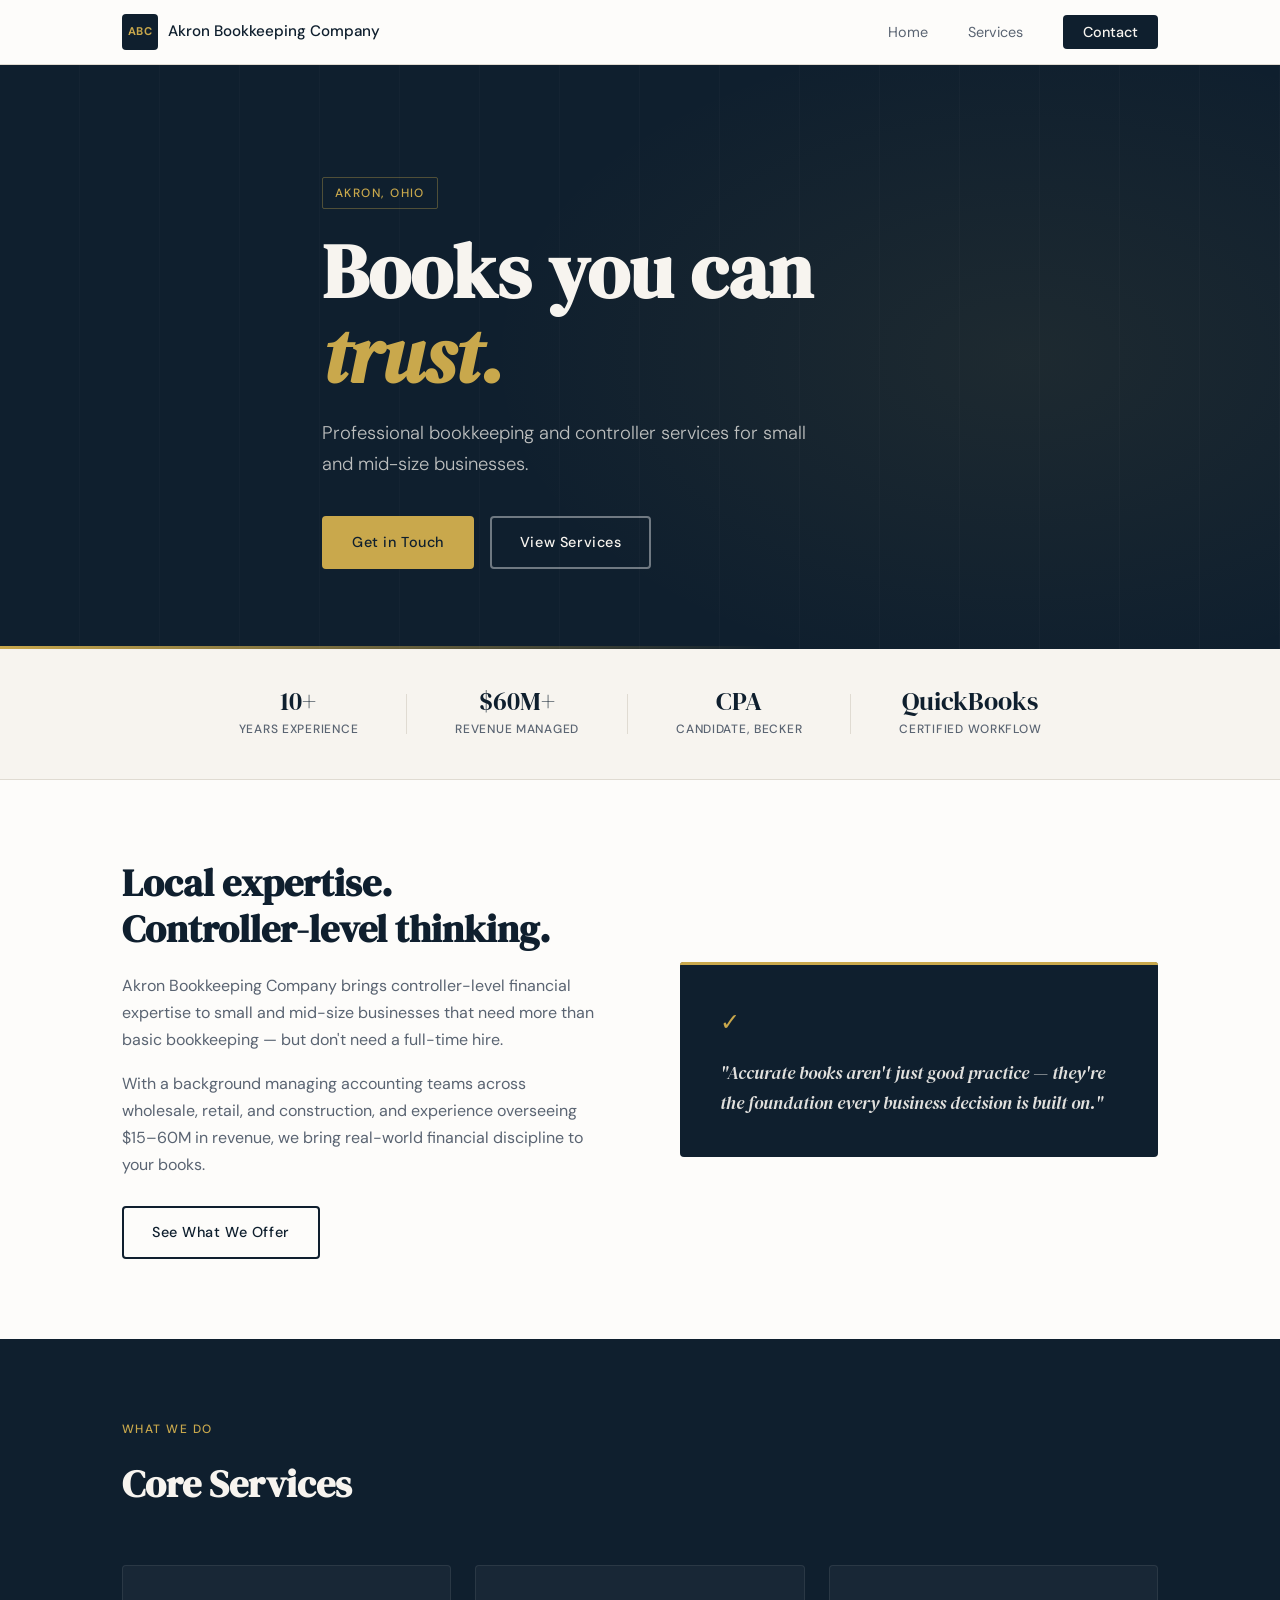
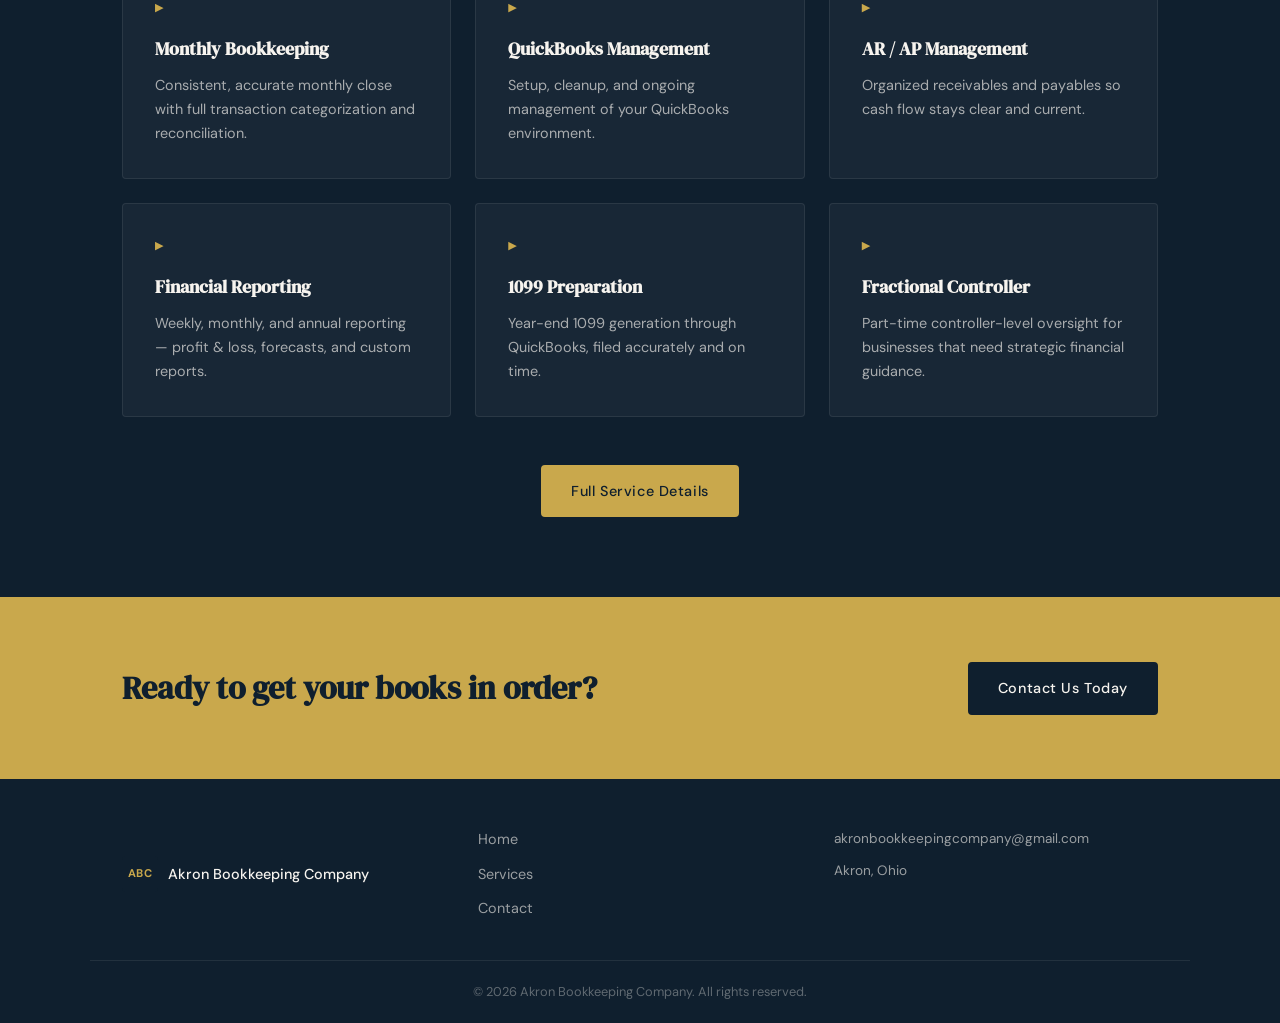
<file: index.html>
<!DOCTYPE html>
<html lang="en">
<head>
  <meta charset="UTF-8" />
  <meta name="viewport" content="width=device-width, initial-scale=1.0" />
  <title>Akron Bookkeeping Company</title>
  <meta name="description" content="Professional bookkeeping and controller services for small and mid-size businesses in Akron, Ohio." />
  <link rel="preconnect" href="https://fonts.googleapis.com" />
  <link rel="preconnect" href="https://fonts.gstatic.com" crossorigin />
  <link href="https://fonts.googleapis.com/css2?family=DM+Serif+Display:ital@0;1&family=DM+Sans:wght@300;400;500&display=swap" rel="stylesheet" />
  <link rel="stylesheet" href="style.css" />
</head>
<body>

  <!-- NAV -->
  <header class="site-header">
    <nav class="nav container">
      <a href="index.html" class="logo">
        <span class="logo-mark">ABC</span>
        <span class="logo-text">Akron Bookkeeping Company</span>
      </a>
      <ul class="nav-links">
        <li><a href="index.html">Home</a></li>
        <li><a href="services.html">Services</a></li>
        <li><a href="contact.html" class="nav-cta">Contact</a></li>
      </ul>
      <button class="nav-toggle" aria-label="Toggle menu">&#9776;</button>
    </nav>
  </header>

  <!-- HERO -->
  <section class="hero">
    <div class="hero-bg"></div>
    <div class="container hero-inner">
      <div class="hero-tag">Akron, Ohio</div>
      <h1 class="hero-heading">
        Books you can<br /><em>trust.</em>
      </h1>
      <p class="hero-sub">Professional bookkeeping and controller services for small and mid-size businesses.</p>
      <div class="hero-actions">
        <a href="contact.html" class="btn btn-primary">Get in Touch</a>
        <a href="services.html" class="btn btn-ghost">View Services</a>
      </div>
    </div>
    <div class="hero-rule"></div>
  </section>

  <!-- TRUST BAR -->
  <section class="trust-bar">
    <div class="container trust-inner">
      <div class="trust-item">
        <span class="trust-num">10+</span>
        <span class="trust-label">Years Experience</span>
      </div>
      <div class="trust-divider"></div>
      <div class="trust-item">
        <span class="trust-num">$60M+</span>
        <span class="trust-label">Revenue Managed</span>
      </div>
      <div class="trust-divider"></div>
      <div class="trust-item">
        <span class="trust-num">CPA</span>
        <span class="trust-label">Candidate, Becker</span>
      </div>
      <div class="trust-divider"></div>
      <div class="trust-item">
        <span class="trust-num">QuickBooks</span>
        <span class="trust-label">Certified Workflow</span>
      </div>
    </div>
  </section>

  <!-- INTRO -->
  <section class="intro section">
    <div class="container intro-grid">
      <div class="intro-text">
        <h2>Local expertise.<br />Controller-level thinking.</h2>
        <p>Akron Bookkeeping Company brings controller-level financial expertise to small and mid-size businesses that need more than basic bookkeeping — but don't need a full-time hire.</p>
        <p>With a background managing accounting teams across wholesale, retail, and construction, and experience overseeing $15–60M in revenue, we bring real-world financial discipline to your books.</p>
        <a href="services.html" class="btn btn-outline">See What We Offer</a>
      </div>
      <div class="intro-accent">
        <div class="accent-card">
          <div class="accent-icon">&#10003;</div>
          <p>"Accurate books aren't just good practice — they're the foundation every business decision is built on."</p>
        </div>
      </div>
    </div>
  </section>

  <!-- SERVICES PREVIEW -->
  <section class="services-preview section section--dark">
    <div class="container">
      <div class="section-label">What We Do</div>
      <h2 class="section-heading">Core Services</h2>
      <div class="services-grid">
        <div class="service-card">
          <div class="service-icon">&#9654;</div>
          <h3>Monthly Bookkeeping</h3>
          <p>Consistent, accurate monthly close with full transaction categorization and reconciliation.</p>
        </div>
        <div class="service-card">
          <div class="service-icon">&#9654;</div>
          <h3>QuickBooks Management</h3>
          <p>Setup, cleanup, and ongoing management of your QuickBooks environment.</p>
        </div>
        <div class="service-card">
          <div class="service-icon">&#9654;</div>
          <h3>AR / AP Management</h3>
          <p>Organized receivables and payables so cash flow stays clear and current.</p>
        </div>
        <div class="service-card">
          <div class="service-icon">&#9654;</div>
          <h3>Financial Reporting</h3>
          <p>Weekly, monthly, and annual reporting — profit & loss, forecasts, and custom reports.</p>
        </div>
        <div class="service-card">
          <div class="service-icon">&#9654;</div>
          <h3>1099 Preparation</h3>
          <p>Year-end 1099 generation through QuickBooks, filed accurately and on time.</p>
        </div>
        <div class="service-card">
          <div class="service-icon">&#9654;</div>
          <h3>Fractional Controller</h3>
          <p>Part-time controller-level oversight for businesses that need strategic financial guidance.</p>
        </div>
      </div>
      <div class="services-cta">
        <a href="services.html" class="btn btn-primary">Full Service Details</a>
      </div>
    </div>
  </section>

  <!-- CTA BAND -->
  <section class="cta-band">
    <div class="container cta-inner">
      <h2>Ready to get your books in order?</h2>
      <a href="contact.html" class="btn btn-primary">Contact Us Today</a>
    </div>
  </section>

  <!-- FOOTER -->
  <footer class="site-footer">
    <div class="container footer-inner">
      <div class="footer-brand">
        <span class="logo-mark">ABC</span>
        <span>Akron Bookkeeping Company</span>
      </div>
      <div class="footer-links">
        <a href="index.html">Home</a>
        <a href="services.html">Services</a>
        <a href="contact.html">Contact</a>
      </div>
      <div class="footer-contact">
        <a href="mailto:akronbookkeepingcompany@gmail.com">akronbookkeepingcompany@gmail.com</a>
        <span>Akron, Ohio</span>
      </div>
    </div>
    <div class="footer-bottom">
      <div class="container">
        <p>&copy; 2026 Akron Bookkeeping Company. All rights reserved.</p>
      </div>
    </div>
  </footer>

  <script src="main.js"></script>
</body>
</html>
</file>
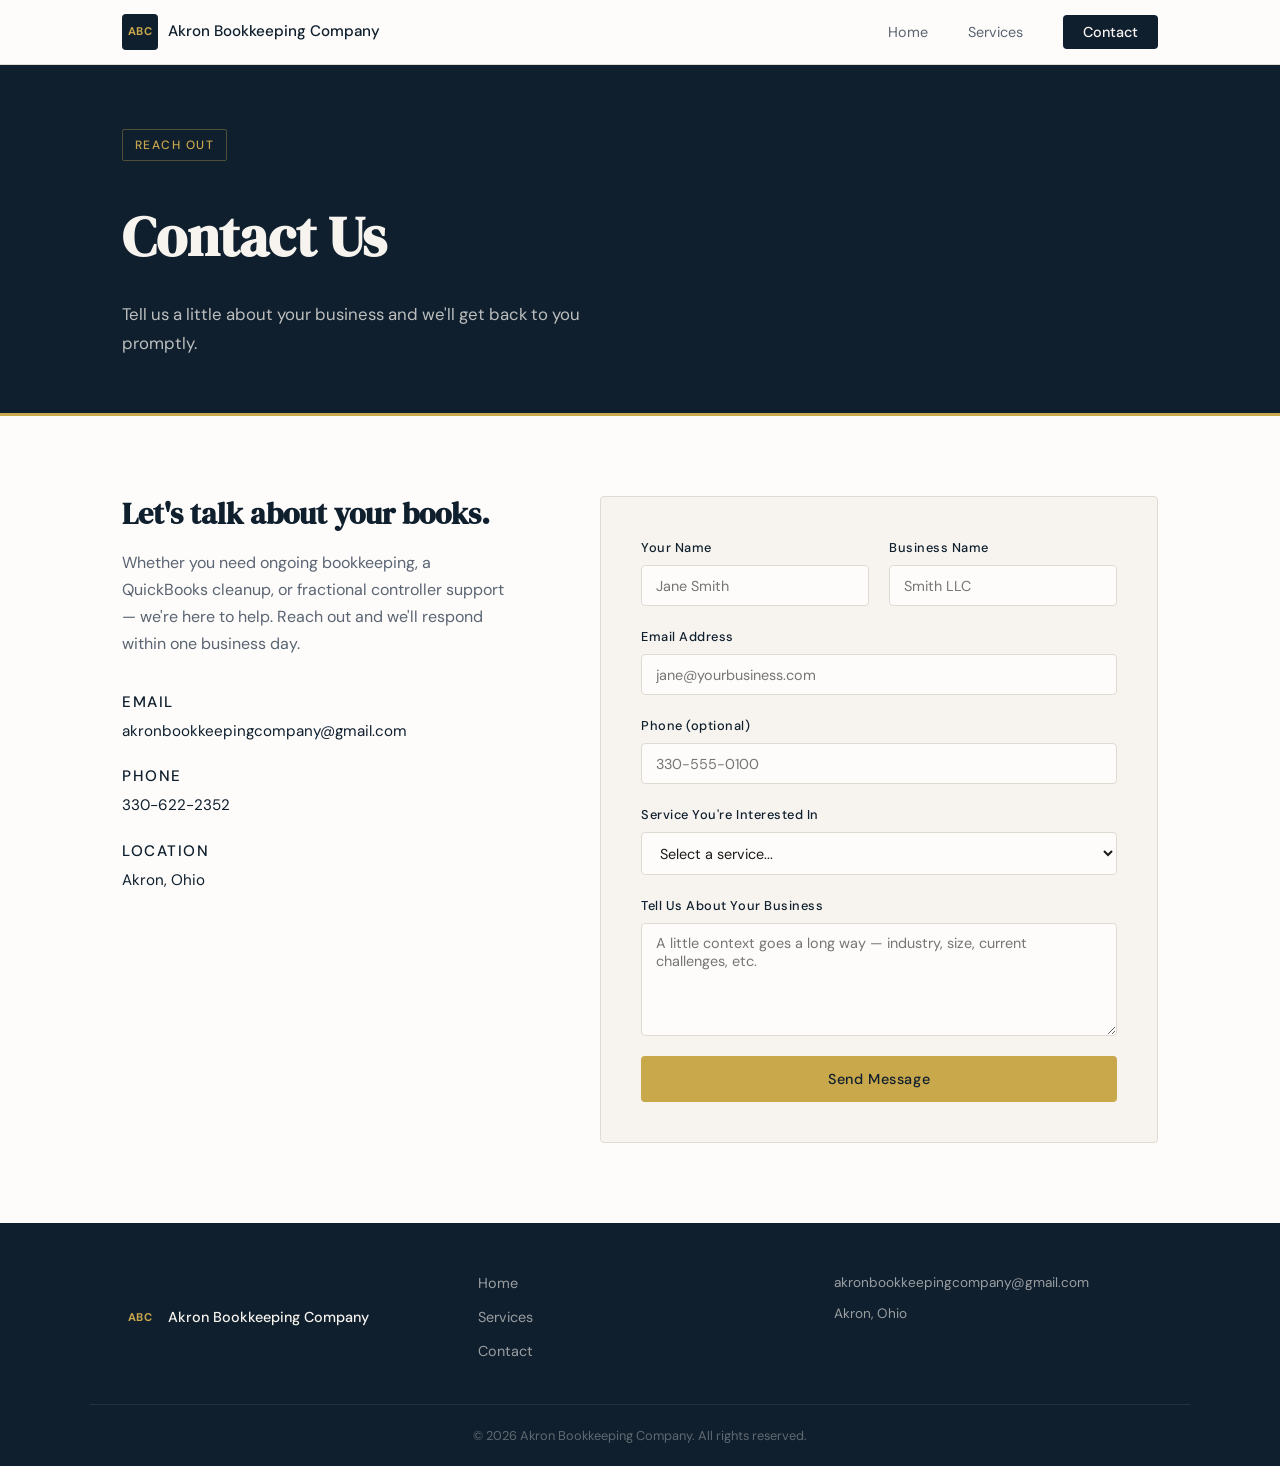
<file: contact.html>
<!DOCTYPE html>
<html lang="en">
<head>
  <meta charset="UTF-8" />
  <meta name="viewport" content="width=device-width, initial-scale=1.0" />
  <title>Contact — Akron Bookkeeping Company</title>
  <meta name="description" content="Get in touch with Akron Bookkeeping Company. We serve small and mid-size businesses in Akron, Ohio." />
  <link rel="preconnect" href="https://fonts.googleapis.com" />
  <link rel="preconnect" href="https://fonts.gstatic.com" crossorigin />
  <link href="https://fonts.googleapis.com/css2?family=DM+Serif+Display:ital@0;1&family=DM+Sans:wght@300;400;500&display=swap" rel="stylesheet" />
  <link rel="stylesheet" href="style.css" />
</head>
<body>

  <header class="site-header">
    <nav class="nav container">
      <a href="index.html" class="logo">
        <span class="logo-mark">ABC</span>
        <span class="logo-text">Akron Bookkeeping Company</span>
      </a>
      <ul class="nav-links">
        <li><a href="index.html">Home</a></li>
        <li><a href="services.html">Services</a></li>
        <li><a href="contact.html" class="nav-cta">Contact</a></li>
      </ul>
      <button class="nav-toggle" aria-label="Toggle menu">&#9776;</button>
    </nav>
  </header>

  <section class="page-hero">
    <div class="container">
      <div class="hero-tag">Reach Out</div>
      <h1>Contact Us</h1>
      <p>Tell us a little about your business and we'll get back to you promptly.</p>
    </div>
  </section>

  <section class="contact-section section">
    <div class="container contact-grid">

      <div class="contact-info">
        <h2>Let's talk about your books.</h2>
        <p>Whether you need ongoing bookkeeping, a QuickBooks cleanup, or fractional controller support — we're here to help. Reach out and we'll respond within one business day.</p>
        <div class="contact-details">
          <div class="contact-detail-item">
            <span class="contact-detail-label">Email</span>
            <a href="mailto:akronbookkeepingcompany@gmail.com">akronbookkeepingcompany@gmail.com</a>
          </div>
          <div class="contact-detail-item">
            <span class="contact-detail-label">Phone</span>
            <a href="tel:3306222352">330-622-2352</a>
          </div>
          <div class="contact-detail-item">
            <span class="contact-detail-label">Location</span>
            <span>Akron, Ohio</span>
          </div>
        </div>
      </div>

      <div class="contact-form-wrap">
        <!--
          FORMSPREE SETUP INSTRUCTIONS:
          1. Go to https://formspree.io and create a free account
          2. Create a new form and connect it to akronbookkeepingcompany@gmail.com
          3. Replace YOUR_FORM_ID below with the ID Formspree gives you
             Example: action="https://formspree.io/f/xabcdefg"
        -->
        <form
          id="contact-form"
          action="https://formspree.io/f/mojydnea"
          method="POST"
          class="contact-form"
        >
          <div class="form-row">
            <div class="form-group">
              <label for="name">Your Name</label>
              <input type="text" id="name" name="name" required placeholder="Jane Smith" />
            </div>
            <div class="form-group">
              <label for="business">Business Name</label>
              <input type="text" id="business" name="business" placeholder="Smith LLC" />
            </div>
          </div>
          <div class="form-group">
            <label for="email">Email Address</label>
            <input type="email" id="email" name="email" required placeholder="jane@yourbusiness.com" />
          </div>
          <div class="form-group">
            <label for="phone">Phone (optional)</label>
            <input type="tel" id="phone" name="phone" placeholder="330-555-0100" />
          </div>
          <div class="form-group">
            <label for="service">Service You're Interested In</label>
            <select id="service" name="service">
              <option value="" disabled selected>Select a service...</option>
              <option>Monthly Bookkeeping</option>
              <option>QuickBooks Setup / Cleanup</option>
              <option>AR / AP Management</option>
              <option>Financial Reporting</option>
              <option>1099 Preparation</option>
              <option>Fractional Controller</option>
              <option>Not sure yet</option>
            </select>
          </div>
          <div class="form-group">
            <label for="message">Tell Us About Your Business</label>
            <textarea id="message" name="message" rows="5" placeholder="A little context goes a long way — industry, size, current challenges, etc."></textarea>
          </div>
          <button type="submit" class="btn btn-primary btn-full">Send Message</button>
          <div id="form-success" class="form-success" style="display:none;">
            Thank you — we'll be in touch within one business day.
          </div>
        </form>
      </div>

    </div>
  </section>

  <footer class="site-footer">
    <div class="container footer-inner">
      <div class="footer-brand">
        <span class="logo-mark">ABC</span>
        <span>Akron Bookkeeping Company</span>
      </div>
      <div class="footer-links">
        <a href="index.html">Home</a>
        <a href="services.html">Services</a>
        <a href="contact.html">Contact</a>
      </div>
      <div class="footer-contact">
        <a href="mailto:akronbookkeepingcompany@gmail.com">akronbookkeepingcompany@gmail.com</a>
        <span>Akron, Ohio</span>
      </div>
    </div>
    <div class="footer-bottom">
      <div class="container">
        <p>&copy; 2026 Akron Bookkeeping Company. All rights reserved.</p>
      </div>
    </div>
  </footer>

  <script src="main.js"></script>
</body>
</html>
</file>
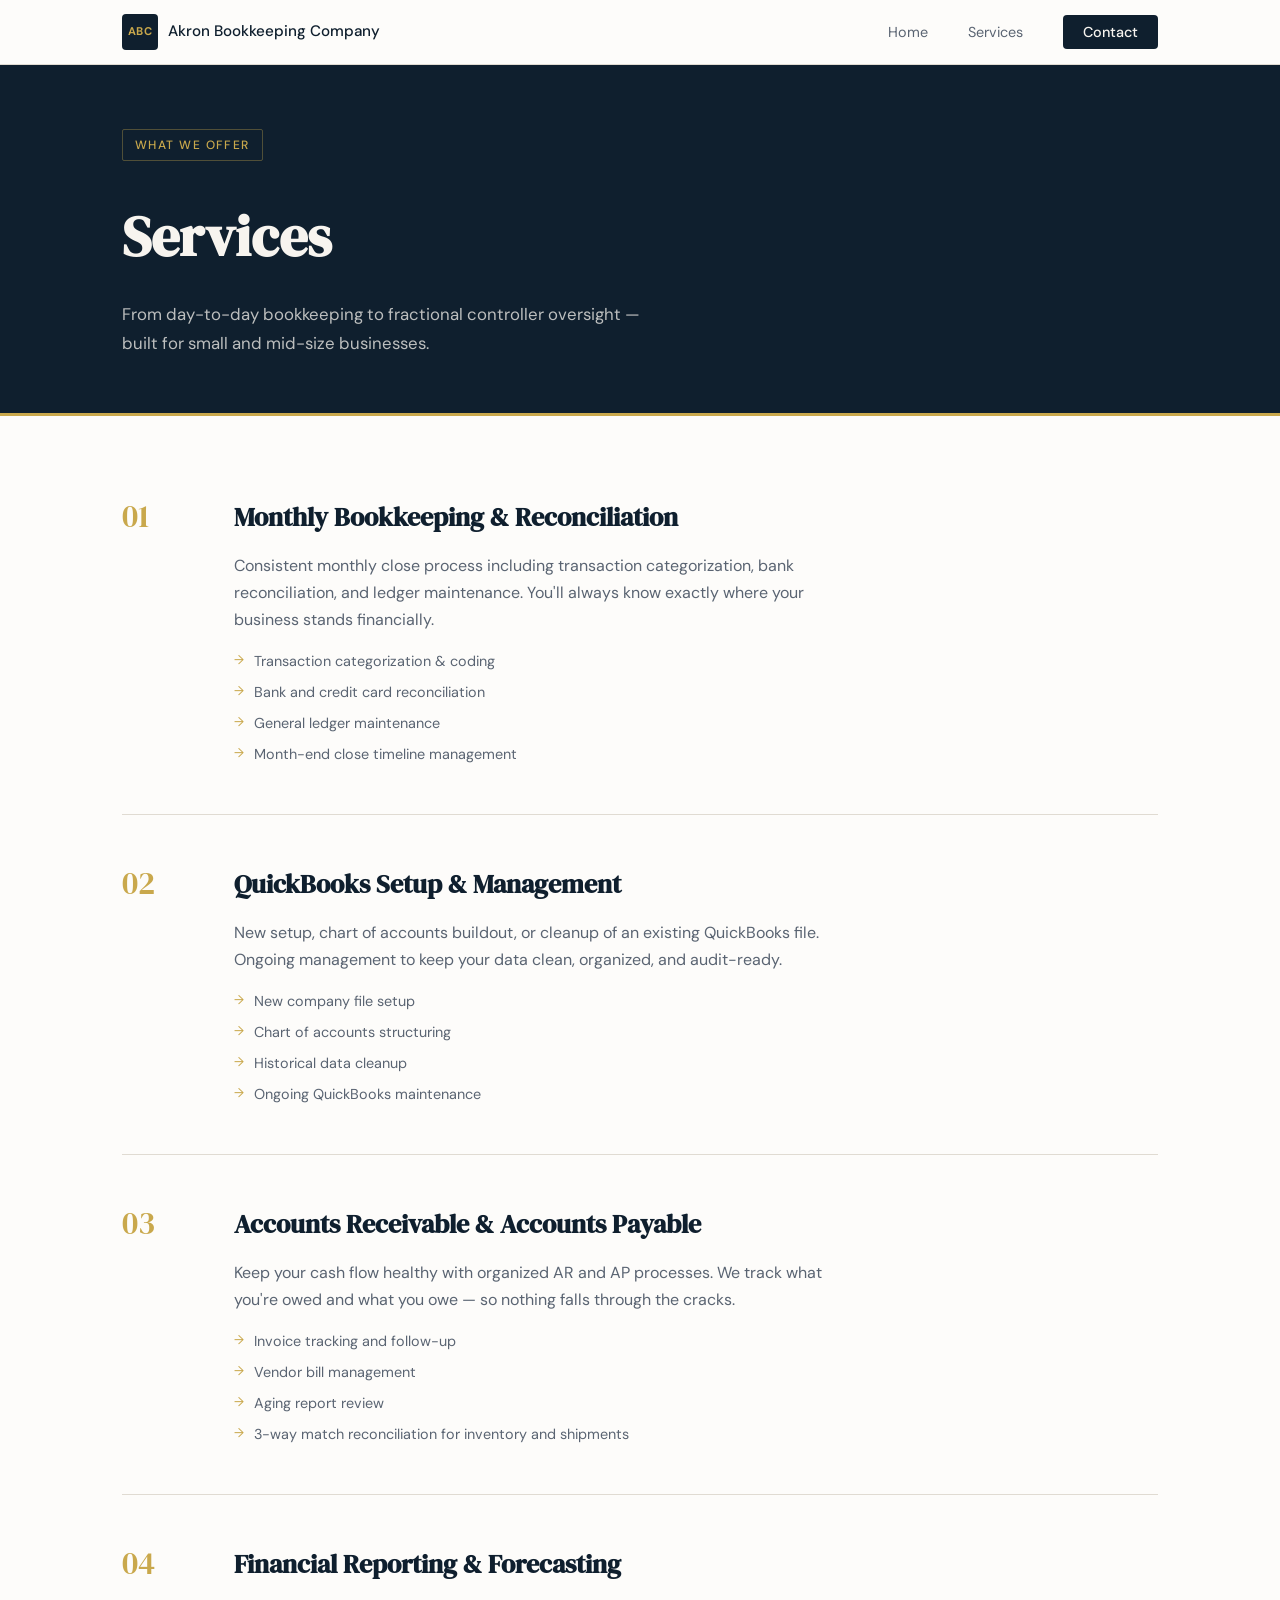
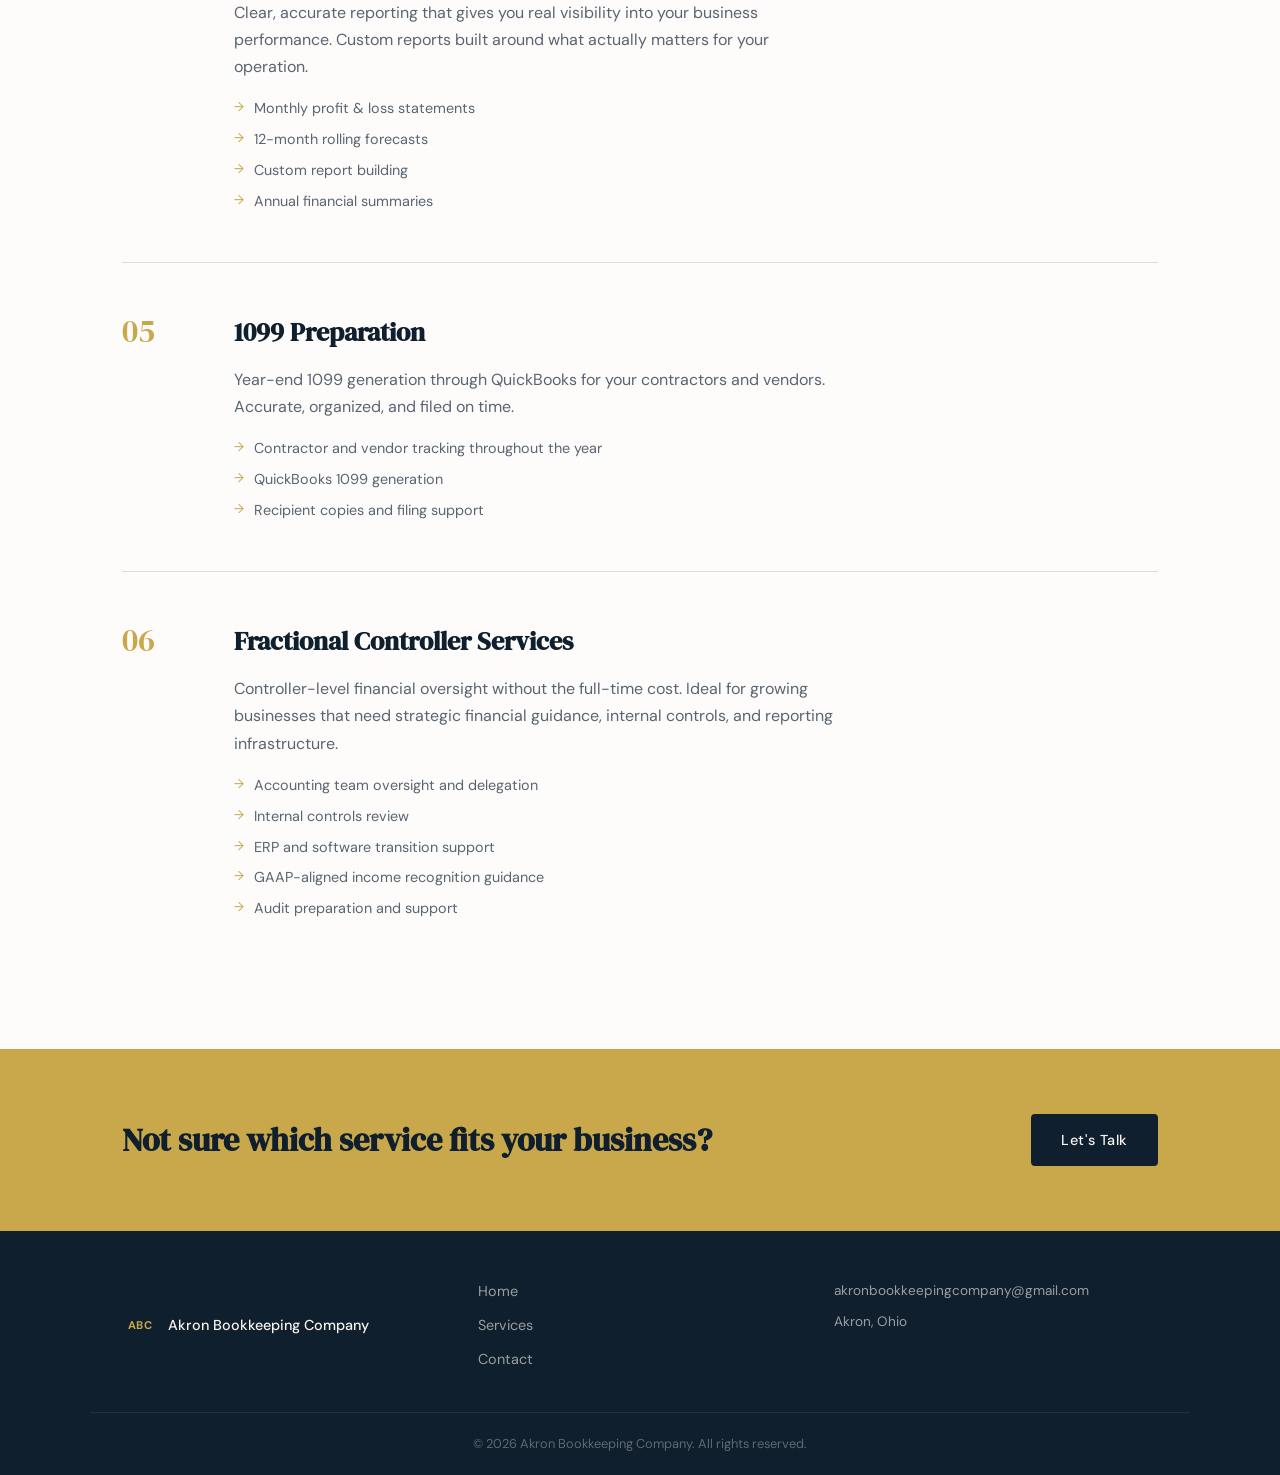
<file: services.html>
<!DOCTYPE html>
<html lang="en">
<head>
  <meta charset="UTF-8" />
  <meta name="viewport" content="width=device-width, initial-scale=1.0" />
  <title>Services — Akron Bookkeeping Company</title>
  <meta name="description" content="Bookkeeping, controller services, QuickBooks management, AR/AP, 1099 preparation, and financial reporting for businesses in Akron, Ohio." />
  <link rel="preconnect" href="https://fonts.googleapis.com" />
  <link rel="preconnect" href="https://fonts.gstatic.com" crossorigin />
  <link href="https://fonts.googleapis.com/css2?family=DM+Serif+Display:ital@0;1&family=DM+Sans:wght@300;400;500&display=swap" rel="stylesheet" />
  <link rel="stylesheet" href="style.css" />
</head>
<body>

  <header class="site-header">
    <nav class="nav container">
      <a href="index.html" class="logo">
        <span class="logo-mark">ABC</span>
        <span class="logo-text">Akron Bookkeeping Company</span>
      </a>
      <ul class="nav-links">
        <li><a href="index.html">Home</a></li>
        <li><a href="services.html">Services</a></li>
        <li><a href="contact.html" class="nav-cta">Contact</a></li>
      </ul>
      <button class="nav-toggle" aria-label="Toggle menu">&#9776;</button>
    </nav>
  </header>

  <!-- PAGE HERO -->
  <section class="page-hero">
    <div class="container">
      <div class="hero-tag">What We Offer</div>
      <h1>Services</h1>
      <p>From day-to-day bookkeeping to fractional controller oversight — built for small and mid-size businesses.</p>
    </div>
  </section>

  <!-- SERVICES DETAIL -->
  <section class="services-detail section">
    <div class="container">

      <div class="service-row">
        <div class="service-row-num">01</div>
        <div class="service-row-content">
          <h2>Monthly Bookkeeping &amp; Reconciliation</h2>
          <p>Consistent monthly close process including transaction categorization, bank reconciliation, and ledger maintenance. You'll always know exactly where your business stands financially.</p>
          <ul>
            <li>Transaction categorization &amp; coding</li>
            <li>Bank and credit card reconciliation</li>
            <li>General ledger maintenance</li>
            <li>Month-end close timeline management</li>
          </ul>
        </div>
      </div>

      <div class="service-row">
        <div class="service-row-num">02</div>
        <div class="service-row-content">
          <h2>QuickBooks Setup &amp; Management</h2>
          <p>New setup, chart of accounts buildout, or cleanup of an existing QuickBooks file. Ongoing management to keep your data clean, organized, and audit-ready.</p>
          <ul>
            <li>New company file setup</li>
            <li>Chart of accounts structuring</li>
            <li>Historical data cleanup</li>
            <li>Ongoing QuickBooks maintenance</li>
          </ul>
        </div>
      </div>

      <div class="service-row">
        <div class="service-row-num">03</div>
        <div class="service-row-content">
          <h2>Accounts Receivable &amp; Accounts Payable</h2>
          <p>Keep your cash flow healthy with organized AR and AP processes. We track what you're owed and what you owe — so nothing falls through the cracks.</p>
          <ul>
            <li>Invoice tracking and follow-up</li>
            <li>Vendor bill management</li>
            <li>Aging report review</li>
            <li>3-way match reconciliation for inventory and shipments</li>
          </ul>
        </div>
      </div>

      <div class="service-row">
        <div class="service-row-num">04</div>
        <div class="service-row-content">
          <h2>Financial Reporting &amp; Forecasting</h2>
          <p>Clear, accurate reporting that gives you real visibility into your business performance. Custom reports built around what actually matters for your operation.</p>
          <ul>
            <li>Monthly profit &amp; loss statements</li>
            <li>12-month rolling forecasts</li>
            <li>Custom report building</li>
            <li>Annual financial summaries</li>
          </ul>
        </div>
      </div>

      <div class="service-row">
        <div class="service-row-num">05</div>
        <div class="service-row-content">
          <h2>1099 Preparation</h2>
          <p>Year-end 1099 generation through QuickBooks for your contractors and vendors. Accurate, organized, and filed on time.</p>
          <ul>
            <li>Contractor and vendor tracking throughout the year</li>
            <li>QuickBooks 1099 generation</li>
            <li>Recipient copies and filing support</li>
          </ul>
        </div>
      </div>

      <div class="service-row">
        <div class="service-row-num">06</div>
        <div class="service-row-content">
          <h2>Fractional Controller Services</h2>
          <p>Controller-level financial oversight without the full-time cost. Ideal for growing businesses that need strategic financial guidance, internal controls, and reporting infrastructure.</p>
          <ul>
            <li>Accounting team oversight and delegation</li>
            <li>Internal controls review</li>
            <li>ERP and software transition support</li>
            <li>GAAP-aligned income recognition guidance</li>
            <li>Audit preparation and support</li>
          </ul>
        </div>
      </div>

    </div>
  </section>

  <!-- CTA BAND -->
  <section class="cta-band">
    <div class="container cta-inner">
      <h2>Not sure which service fits your business?</h2>
      <a href="contact.html" class="btn btn-primary">Let's Talk</a>
    </div>
  </section>

  <footer class="site-footer">
    <div class="container footer-inner">
      <div class="footer-brand">
        <span class="logo-mark">ABC</span>
        <span>Akron Bookkeeping Company</span>
      </div>
      <div class="footer-links">
        <a href="index.html">Home</a>
        <a href="services.html">Services</a>
        <a href="contact.html">Contact</a>
      </div>
      <div class="footer-contact">
        <a href="mailto:akronbookkeepingcompany@gmail.com">akronbookkeepingcompany@gmail.com</a>
        <span>Akron, Ohio</span>
      </div>
    </div>
    <div class="footer-bottom">
      <div class="container">
        <p>&copy; 2026 Akron Bookkeeping Company. All rights reserved.</p>
      </div>
    </div>
  </footer>

  <script src="main.js"></script>
</body>
</html>
</file>
<file: style.css>
/* =============================================
   AKRON BOOKKEEPING COMPANY — STYLESHEET
   Aesthetic: Refined editorial / financial trust
   Fonts: DM Serif Display + DM Sans
   ============================================= */

:root {
  --navy:       #0f1f2e;
  --navy-mid:   #1a3148;
  --gold:       #c9a84c;
  --gold-light: #e8c878;
  --cream:      #f7f4ef;
  --warm-white: #fdfcfa;
  --text:       #1a1a1a;
  --text-muted: #5a6472;
  --border:     #e0dbd2;

  --font-display: 'DM Serif Display', Georgia, serif;
  --font-body:    'DM Sans', system-ui, sans-serif;

  --radius: 4px;
  --transition: 0.2s ease;
  --max-w: 1100px;
}

*, *::before, *::after { box-sizing: border-box; margin: 0; padding: 0; }

html { scroll-behavior: smooth; }

body {
  font-family: var(--font-body);
  font-size: 16px;
  line-height: 1.7;
  color: var(--text);
  background: var(--warm-white);
}

img { display: block; max-width: 100%; }
a { color: inherit; text-decoration: none; }

.container {
  width: 100%;
  max-width: var(--max-w);
  margin: 0 auto;
  padding: 0 2rem;
}

.section { padding: 5rem 0; }
.section--dark { background: var(--navy); color: var(--cream); }

/* ---- BUTTONS ---- */
.btn {
  display: inline-block;
  padding: 0.75rem 1.75rem;
  font-family: var(--font-body);
  font-size: 0.9rem;
  font-weight: 500;
  letter-spacing: 0.04em;
  border-radius: var(--radius);
  transition: all var(--transition);
  cursor: pointer;
  border: 2px solid transparent;
}
.btn-primary {
  background: var(--gold);
  color: var(--navy);
  border-color: var(--gold);
}
.btn-primary:hover {
  background: var(--gold-light);
  border-color: var(--gold-light);
}
.btn-ghost {
  background: transparent;
  color: var(--cream);
  border-color: rgba(255,255,255,0.4);
}
.btn-ghost:hover {
  border-color: var(--gold);
  color: var(--gold);
}
.btn-outline {
  background: transparent;
  color: var(--navy);
  border-color: var(--navy);
}
.btn-outline:hover {
  background: var(--navy);
  color: var(--cream);
}
.btn-full { width: 100%; text-align: center; }

/* ---- HEADER / NAV ---- */
.site-header {
  position: sticky;
  top: 0;
  z-index: 100;
  background: var(--warm-white);
  border-bottom: 1px solid var(--border);
}
.nav {
  display: flex;
  align-items: center;
  justify-content: space-between;
  height: 64px;
}
.logo {
  display: flex;
  align-items: center;
  gap: 0.65rem;
  font-family: var(--font-body);
  font-weight: 500;
  font-size: 0.95rem;
  color: var(--navy);
}
.logo-mark {
  display: inline-flex;
  align-items: center;
  justify-content: center;
  width: 36px;
  height: 36px;
  background: var(--navy);
  color: var(--gold);
  font-size: 0.7rem;
  font-weight: 700;
  letter-spacing: 0.05em;
  border-radius: var(--radius);
  flex-shrink: 0;
}
.nav-links {
  display: flex;
  align-items: center;
  gap: 2.5rem;
  list-style: none;
}
.nav-links a {
  font-size: 0.9rem;
  font-weight: 400;
  color: var(--text-muted);
  transition: color var(--transition);
}
.nav-links a:hover { color: var(--navy); }
.nav-cta {
  background: var(--navy);
  color: var(--cream) !important;
  padding: 0.5rem 1.25rem;
  border-radius: var(--radius);
  font-weight: 500 !important;
}
.nav-cta:hover { background: var(--navy-mid) !important; color: var(--gold) !important; }
.nav-toggle { display: none; background: none; border: none; font-size: 1.4rem; cursor: pointer; color: var(--navy); }

/* ---- HERO ---- */
.hero {
  position: relative;
  background: var(--navy);
  color: var(--cream);
  padding: 7rem 0 5rem;
  overflow: hidden;
}
.hero-bg {
  position: absolute;
  inset: 0;
  background:
    radial-gradient(ellipse 60% 80% at 80% 50%, rgba(201,168,76,0.08) 0%, transparent 70%),
    repeating-linear-gradient(
      90deg,
      transparent,
      transparent 79px,
      rgba(255,255,255,0.02) 79px,
      rgba(255,255,255,0.02) 80px
    );
  pointer-events: none;
}
.hero-inner {
  position: relative;
  max-width: 700px;
}
.hero-tag {
  display: inline-block;
  font-size: 0.75rem;
  font-weight: 500;
  letter-spacing: 0.12em;
  text-transform: uppercase;
  color: var(--gold);
  margin-bottom: 1.25rem;
  padding: 0.3rem 0.75rem;
  border: 1px solid rgba(201,168,76,0.35);
  border-radius: 2px;
}
.hero-heading {
  font-family: var(--font-display);
  font-size: clamp(3rem, 6vw, 5rem);
  line-height: 1.1;
  margin-bottom: 1.25rem;
  color: var(--cream);
}
.hero-heading em {
  font-style: italic;
  color: var(--gold);
}
.hero-sub {
  font-size: 1.15rem;
  font-weight: 300;
  color: rgba(247,244,239,0.75);
  max-width: 500px;
  margin-bottom: 2.25rem;
}
.hero-actions { display: flex; gap: 1rem; flex-wrap: wrap; }
.hero-rule {
  position: absolute;
  bottom: 0; left: 0;
  width: 100%; height: 3px;
  background: linear-gradient(90deg, var(--gold) 0%, transparent 60%);
}

/* ---- TRUST BAR ---- */
.trust-bar {
  background: var(--cream);
  border-bottom: 1px solid var(--border);
  padding: 2rem 0;
}
.trust-inner {
  display: flex;
  align-items: center;
  justify-content: center;
  gap: 0;
  flex-wrap: wrap;
}
.trust-item {
  display: flex;
  flex-direction: column;
  align-items: center;
  padding: 0.5rem 3rem;
}
.trust-num {
  font-family: var(--font-display);
  font-size: 1.6rem;
  color: var(--navy);
  line-height: 1;
}
.trust-label {
  font-size: 0.75rem;
  font-weight: 500;
  letter-spacing: 0.06em;
  text-transform: uppercase;
  color: var(--text-muted);
  margin-top: 0.25rem;
}
.trust-divider {
  width: 1px;
  height: 40px;
  background: var(--border);
}

/* ---- INTRO ---- */
.intro-grid {
  display: grid;
  grid-template-columns: 1fr 1fr;
  gap: 5rem;
  align-items: center;
}
.intro-text h2 {
  font-family: var(--font-display);
  font-size: clamp(1.8rem, 3vw, 2.5rem);
  line-height: 1.2;
  margin-bottom: 1.25rem;
  color: var(--navy);
}
.intro-text p {
  color: var(--text-muted);
  margin-bottom: 1rem;
}
.intro-text .btn { margin-top: 0.75rem; }
.accent-card {
  background: var(--navy);
  color: var(--cream);
  padding: 2.5rem;
  border-radius: var(--radius);
  position: relative;
}
.accent-card::before {
  content: '';
  position: absolute;
  top: 0; left: 0;
  width: 100%; height: 3px;
  background: var(--gold);
  border-radius: var(--radius) var(--radius) 0 0;
}
.accent-icon {
  font-size: 1.5rem;
  color: var(--gold);
  margin-bottom: 1rem;
}
.accent-card p {
  font-family: var(--font-display);
  font-style: italic;
  font-size: 1.15rem;
  line-height: 1.6;
  color: rgba(247,244,239,0.9);
}

/* ---- SERVICES PREVIEW ---- */
.section-label {
  font-size: 0.75rem;
  font-weight: 500;
  letter-spacing: 0.12em;
  text-transform: uppercase;
  color: var(--gold);
  margin-bottom: 0.75rem;
}
.section-heading {
  font-family: var(--font-display);
  font-size: clamp(1.8rem, 3vw, 2.5rem);
  margin-bottom: 3rem;
  color: var(--cream);
}
.services-grid {
  display: grid;
  grid-template-columns: repeat(3, 1fr);
  gap: 1.5rem;
  margin-bottom: 3rem;
}
.service-card {
  background: rgba(255,255,255,0.04);
  border: 1px solid rgba(255,255,255,0.08);
  padding: 2rem;
  border-radius: var(--radius);
  transition: border-color var(--transition), background var(--transition);
}
.service-card:hover {
  border-color: rgba(201,168,76,0.4);
  background: rgba(201,168,76,0.05);
}
.service-icon {
  color: var(--gold);
  font-size: 0.7rem;
  margin-bottom: 1rem;
}
.service-card h3 {
  font-family: var(--font-display);
  font-size: 1.15rem;
  color: var(--cream);
  margin-bottom: 0.65rem;
}
.service-card p {
  font-size: 0.9rem;
  color: rgba(247,244,239,0.65);
  line-height: 1.65;
}
.services-cta { text-align: center; }

/* ---- CTA BAND ---- */
.cta-band {
  background: var(--gold);
  padding: 4rem 0;
}
.cta-inner {
  display: flex;
  align-items: center;
  justify-content: space-between;
  gap: 2rem;
  flex-wrap: wrap;
}
.cta-inner h2 {
  font-family: var(--font-display);
  font-size: clamp(1.4rem, 2.5vw, 2rem);
  color: var(--navy);
}
.cta-band .btn-primary {
  background: var(--navy);
  color: var(--cream);
  border-color: var(--navy);
}
.cta-band .btn-primary:hover {
  background: var(--navy-mid);
  border-color: var(--navy-mid);
}

/* ---- PAGE HERO ---- */
.page-hero {
  background: var(--navy);
  color: var(--cream);
  padding: 4rem 0 3.5rem;
  border-bottom: 3px solid var(--gold);
}
.page-hero h1 {
  font-family: var(--font-display);
  font-size: clamp(2.5rem, 5vw, 3.5rem);
  margin: 0.5rem 0 1rem;
}
.page-hero p {
  font-size: 1.05rem;
  color: rgba(247,244,239,0.75);
  max-width: 520px;
}

/* ---- SERVICES DETAIL ---- */
.service-row {
  display: grid;
  grid-template-columns: 80px 1fr;
  gap: 2rem;
  padding: 3rem 0;
  border-bottom: 1px solid var(--border);
}
.service-row:first-child { padding-top: 0; }
.service-row:last-child { border-bottom: none; }
.service-row-num {
  font-family: var(--font-display);
  font-size: 2rem;
  color: var(--gold);
  line-height: 1;
  padding-top: 0.25rem;
}
.service-row-content h2 {
  font-family: var(--font-display);
  font-size: 1.6rem;
  color: var(--navy);
  margin-bottom: 0.75rem;
}
.service-row-content p {
  color: var(--text-muted);
  margin-bottom: 1rem;
  max-width: 600px;
}
.service-row-content ul {
  list-style: none;
  display: flex;
  flex-direction: column;
  gap: 0.4rem;
}
.service-row-content ul li {
  font-size: 0.9rem;
  color: var(--text-muted);
  padding-left: 1.25rem;
  position: relative;
}
.service-row-content ul li::before {
  content: '→';
  position: absolute;
  left: 0;
  color: var(--gold);
  font-size: 0.8rem;
}

/* ---- CONTACT ---- */
.contact-grid {
  display: grid;
  grid-template-columns: 1fr 1.4fr;
  gap: 5rem;
  align-items: start;
}
.contact-info h2 {
  font-family: var(--font-display);
  font-size: 1.9rem;
  color: var(--navy);
  margin-bottom: 1rem;
  line-height: 1.2;
}
.contact-info > p {
  color: var(--text-muted);
  margin-bottom: 2rem;
}
.contact-details { display: flex; flex-direction: column; gap: 1.25rem; }
.contact-detail-item { display: flex; flex-direction: column; gap: 0.2rem; }
.contact-detail-label {
  font-size: 0.7rem;
  font-weight: 500;
  letter-spacing: 0.1em;
  text-transform: uppercase;
  color: var(--text-muted);
}
.contact-detail-item a,
.contact-detail-item span {
  font-size: 0.95rem;
  color: var(--navy);
}
.contact-detail-item a:hover { color: var(--gold); }

/* FORM */
.contact-form-wrap {
  background: var(--cream);
  border: 1px solid var(--border);
  border-radius: var(--radius);
  padding: 2.5rem;
}
.contact-form { display: flex; flex-direction: column; gap: 1.25rem; }
.form-row { display: grid; grid-template-columns: 1fr 1fr; gap: 1.25rem; }
.form-group { display: flex; flex-direction: column; gap: 0.4rem; }
.form-group label {
  font-size: 0.8rem;
  font-weight: 500;
  letter-spacing: 0.04em;
  color: var(--navy);
}
.form-group input,
.form-group select,
.form-group textarea {
  font-family: var(--font-body);
  font-size: 0.9rem;
  color: var(--text);
  background: var(--warm-white);
  border: 1px solid var(--border);
  border-radius: var(--radius);
  padding: 0.65rem 0.875rem;
  transition: border-color var(--transition);
  outline: none;
  width: 100%;
}
.form-group input:focus,
.form-group select:focus,
.form-group textarea:focus {
  border-color: var(--navy);
}
.form-group textarea { resize: vertical; }
.form-success {
  padding: 1rem;
  background: #eaf6ee;
  border: 1px solid #b8ddc3;
  border-radius: var(--radius);
  color: #2d6e45;
  font-size: 0.9rem;
  text-align: center;
}

/* ---- FOOTER ---- */
.site-footer {
  background: var(--navy);
  color: var(--cream);
  padding: 3rem 0 0;
}
.footer-inner {
  display: grid;
  grid-template-columns: 1fr 1fr 1fr;
  gap: 2rem;
  padding-bottom: 2.5rem;
  border-bottom: 1px solid rgba(255,255,255,0.08);
}
.footer-brand {
  display: flex;
  align-items: center;
  gap: 0.65rem;
  font-size: 0.9rem;
  font-weight: 500;
}
.footer-links {
  display: flex;
  flex-direction: column;
  gap: 0.6rem;
}
.footer-links a {
  font-size: 0.9rem;
  color: rgba(247,244,239,0.6);
  transition: color var(--transition);
}
.footer-links a:hover { color: var(--gold); }
.footer-contact {
  display: flex;
  flex-direction: column;
  gap: 0.5rem;
}
.footer-contact a,
.footer-contact span {
  font-size: 0.85rem;
  color: rgba(247,244,239,0.6);
}
.footer-contact a:hover { color: var(--gold); }
.footer-bottom {
  padding: 1.25rem 0;
}
.footer-bottom p {
  font-size: 0.8rem;
  color: rgba(247,244,239,0.35);
  text-align: center;
}

/* ---- RESPONSIVE ---- */
@media (max-width: 900px) {
  .intro-grid { grid-template-columns: 1fr; gap: 3rem; }
  .services-grid { grid-template-columns: repeat(2, 1fr); }
  .contact-grid { grid-template-columns: 1fr; gap: 3rem; }
  .footer-inner { grid-template-columns: 1fr 1fr; }
  .trust-inner { gap: 0; }
  .trust-item { padding: 0.5rem 1.5rem; }
}

@media (max-width: 640px) {
  .nav-links { display: none; flex-direction: column; position: absolute; top: 64px; left: 0; right: 0; background: var(--warm-white); padding: 1rem 2rem 1.5rem; border-bottom: 1px solid var(--border); gap: 1.25rem; }
  .nav-links.open { display: flex; }
  .nav-toggle { display: block; }
  .nav { position: relative; }
  .services-grid { grid-template-columns: 1fr; }
  .service-row { grid-template-columns: 1fr; gap: 0.5rem; }
  .service-row-num { font-size: 1.3rem; }
  .form-row { grid-template-columns: 1fr; }
  .footer-inner { grid-template-columns: 1fr; }
  .cta-inner { flex-direction: column; text-align: center; }
  .trust-divider { display: none; }
  .trust-inner { gap: 1rem; }
  .trust-item { padding: 0.5rem 1rem; }
  .hero-actions { flex-direction: column; }
  .hero-actions .btn { text-align: center; }
  .contact-form-wrap { padding: 1.5rem; }
}
</file>
